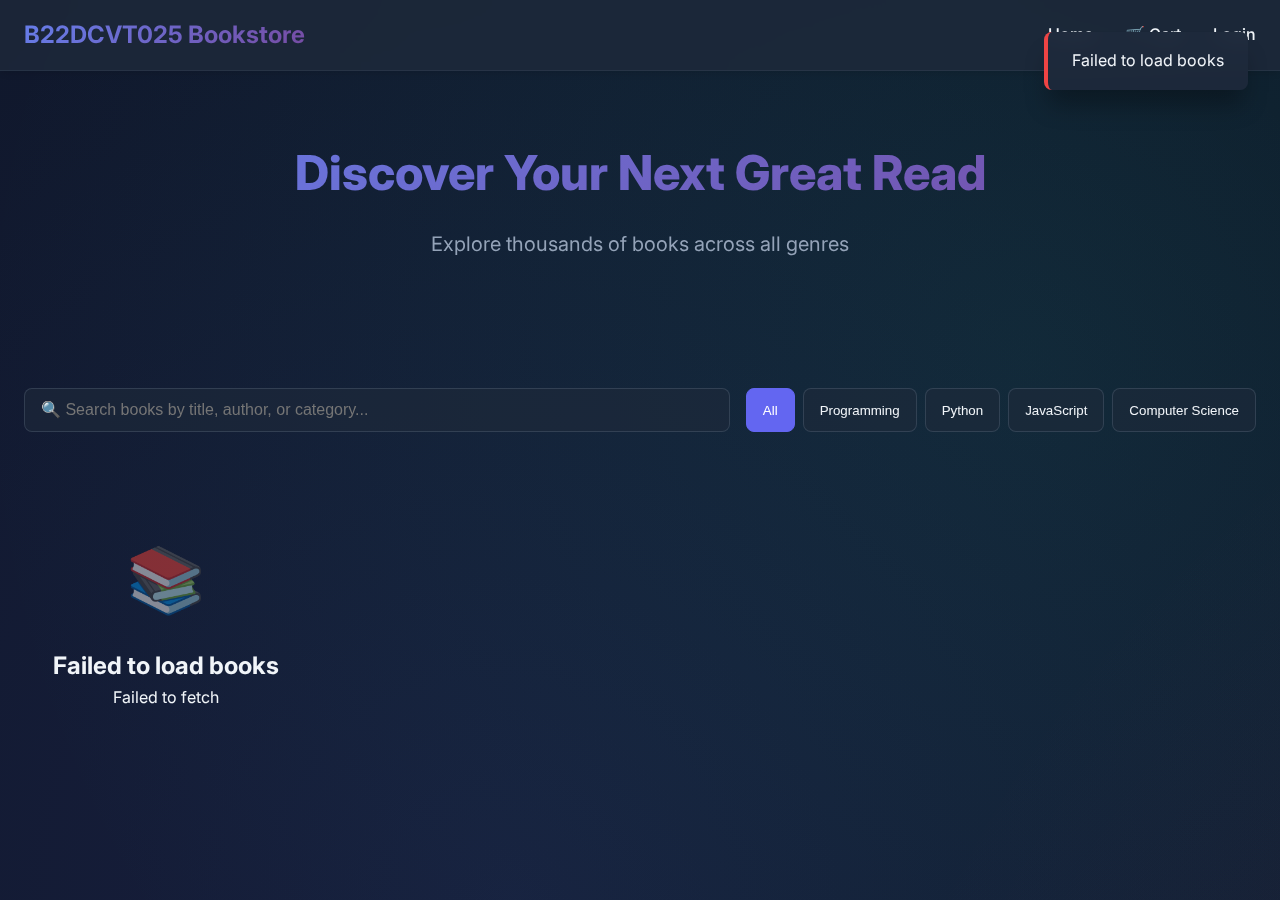
<file: micro/frontend/index.html>
<!DOCTYPE html>
<html lang="en">

<head>
    <meta charset="UTF-8">
    <meta name="viewport" content="width=device-width, initial-scale=1.0">
    <title>Bookstore - Browse Our Collection</title>
    <link rel="stylesheet" href="static/css/style.css">
    <link rel="preconnect" href="https://fonts.googleapis.com">
    <link rel="preconnect" href="https://fonts.gstatic.com" crossorigin>
    <link href="https://fonts.googleapis.com/css2?family=Inter:wght@400;500;600;700;800&display=swap" rel="stylesheet">
</head>

<body>
    <!-- Animated Background -->
    <div class="animated-bg"></div>

    <!-- Header -->
    <header>
        <div class="container">
            <nav>
                <div class="logo" onclick="window.location.href='index.html'">B22DCVT025 Bookstore</div>
                <ul class="nav-links">
                    <li><a href="index.html">Home</a></li>
                    <li class="cart-badge">
                        <a href="cart.html">🛒 Cart</a>
                        <span class="badge" style="display: none;">0</span>
                    </li>
                    <li><a href="login.html" id="authLink">Login</a></li>
                </ul>
            </nav>
        </div>
    </header>

    <!-- Hero Section -->
    <section class="hero">
        <div class="container">
            <h1>Discover Your Next Great Read</h1>
            <p>Explore thousands of books across all genres</p>
        </div>
    </section>

    <!-- Search and Filter -->
    <section class="container">
        <div class="search-filter">
            <div class="search-box">
                <input type="text" id="searchInput" placeholder="🔍 Search books by title, author, or category...">
            </div>
            <div class="filter-buttons">
                <button class="filter-btn active" onclick="filterByCategory('all')">All</button>
                <button class="filter-btn" onclick="filterByCategory('Programming')">Programming</button>
                <button class="filter-btn" onclick="filterByCategory('Python')">Python</button>
                <button class="filter-btn" onclick="filterByCategory('JavaScript')">JavaScript</button>
                <button class="filter-btn" onclick="filterByCategory('Computer Science')">Computer Science</button>
            </div>
        </div>
    </section>

    <!-- Books Grid -->
    <section class="container">
        <div class="books-grid" id="booksGrid">
            <!-- Books will be loaded here by JavaScript -->
        </div>
    </section>

    <!-- Scripts -->
    <script src="static/js/api.js"></script>
    <script src="static/js/auth.js"></script>
    <script src="static/js/books.js"></script>

    <script>
        // Update auth link based on login status
        document.addEventListener('DOMContentLoaded', () => {
            const authLink = document.getElementById('authLink');
            const customer = auth.getCustomer();

            if (customer) {
                authLink.textContent = `👤 ${customer.username}`;
                authLink.href = '#';
                authLink.onclick = (e) => {
                    e.preventDefault();
                    if (confirm('Logout?')) {
                        auth.logout();
                    }
                };
            }
        });
    </script>
</body>

</html>
</file>
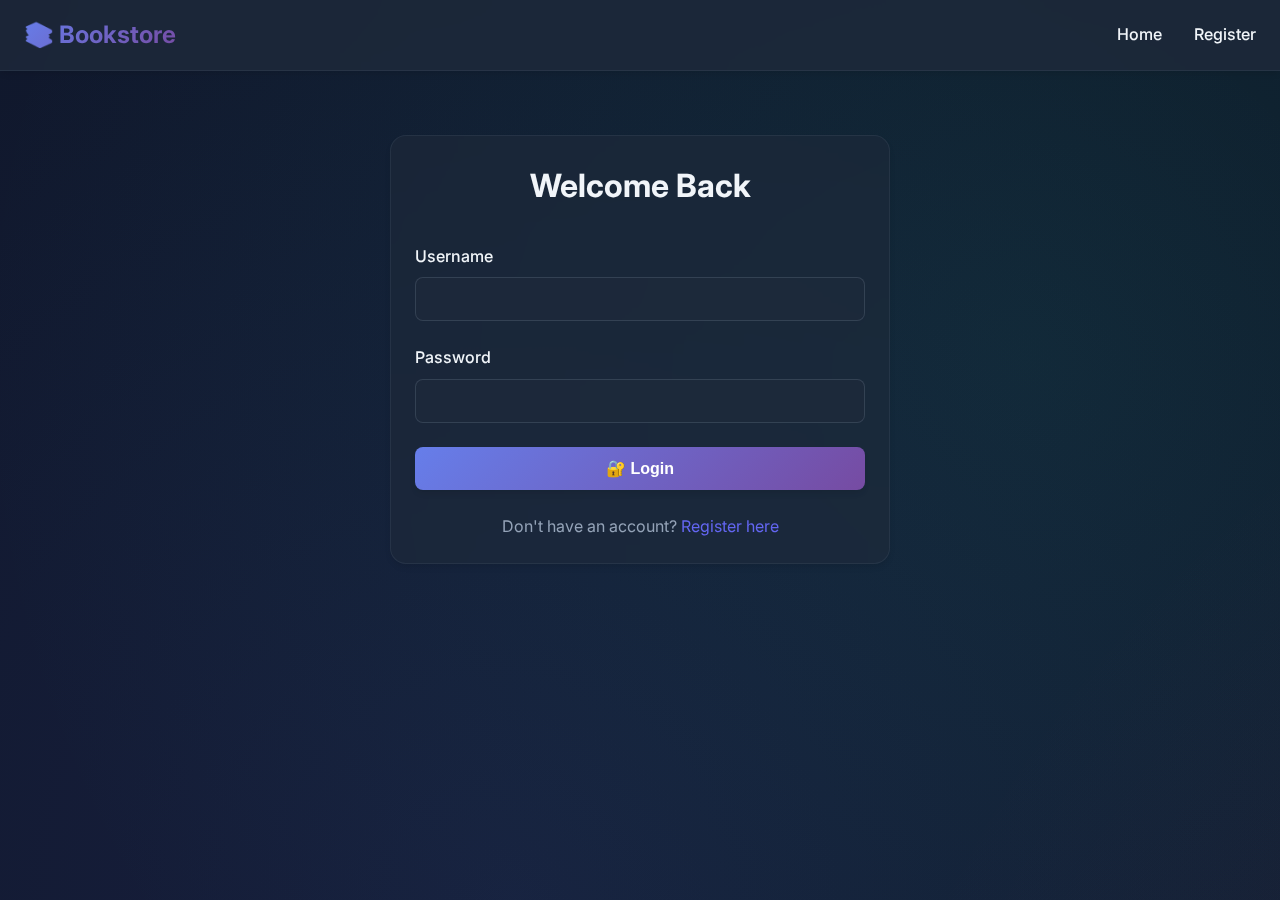
<file: micro/frontend/cart.html>
<!DOCTYPE html>
<html lang="en">

<head>
    <meta charset="UTF-8">
    <meta name="viewport" content="width=device-width, initial-scale=1.0">
    <title>Shopping Cart - Bookstore</title>
    <link rel="stylesheet" href="static/css/style.css">
    <link rel="preconnect" href="https://fonts.googleapis.com">
    <link rel="preconnect" href="https://fonts.gstatic.com" crossorigin>
    <link href="https://fonts.googleapis.com/css2?family=Inter:wght@400;500;600;700;800&display=swap" rel="stylesheet">
</head>

<body>
    <!-- Animated Background -->
    <div class="animated-bg"></div>

    <!-- Header -->
    <header>
        <div class="container">
            <nav>
                <div class="logo" onclick="window.location.href='index.html'">📚 Bookstore</div>
                <ul class="nav-links">
                    <li><a href="index.html">Home</a></li>
                    <li class="cart-badge">
                        <a href="cart.html">🛒 Cart</a>
                        <span class="badge" style="display: none;">0</span>
                    </li>
                    <li><a href="#" id="authLink">Account</a></li>
                </ul>
            </nav>
        </div>
    </header>

    <!-- Page Title -->
    <section class="hero" style="padding: 2rem 0;">
        <div class="container">
            <h1 style="font-size: 2.5rem;">🛒 Shopping Cart</h1>
        </div>
    </section>

    <!-- Cart Content -->
    <section class="container">
        <div style="display: grid; grid-template-columns: 1fr 400px; gap: 2rem; align-items: start;">
            <!-- Cart Items -->
            <div id="cartItems">
                <!-- Cart items will be loaded here -->
            </div>

            <!-- Cart Summary -->
            <div id="cartSummary">
                <!-- Cart summary will be loaded here -->
            </div>
        </div>
    </section>

    <!-- Scripts -->
    <script src="static/js/api.js"></script>
    <script src="static/js/auth.js"></script>
    <script src="static/js/cart.js"></script>

    <script>
        // Update auth link
        document.addEventListener('DOMContentLoaded', () => {
            const authLink = document.getElementById('authLink');
            const customer = auth.getCustomer();

            if (customer) {
                authLink.textContent = `👤 ${customer.username}`;
                authLink.href = '#';
                authLink.onclick = (e) => {
                    e.preventDefault();
                    if (confirm('Logout?')) {
                        auth.logout();
                    }
                };
            } else {
                authLink.textContent = 'Login';
                authLink.href = 'login.html';
            }
        });

        // Make responsive on mobile
        window.addEventListener('resize', () => {
            const cartContainer = document.querySelector('.container > div');
            if (window.innerWidth < 768) {
                cartContainer.style.gridTemplateColumns = '1fr';
            } else {
                cartContainer.style.gridTemplateColumns = '1fr 400px';
            }
        });
    </script>
</body>

</html>
</file>
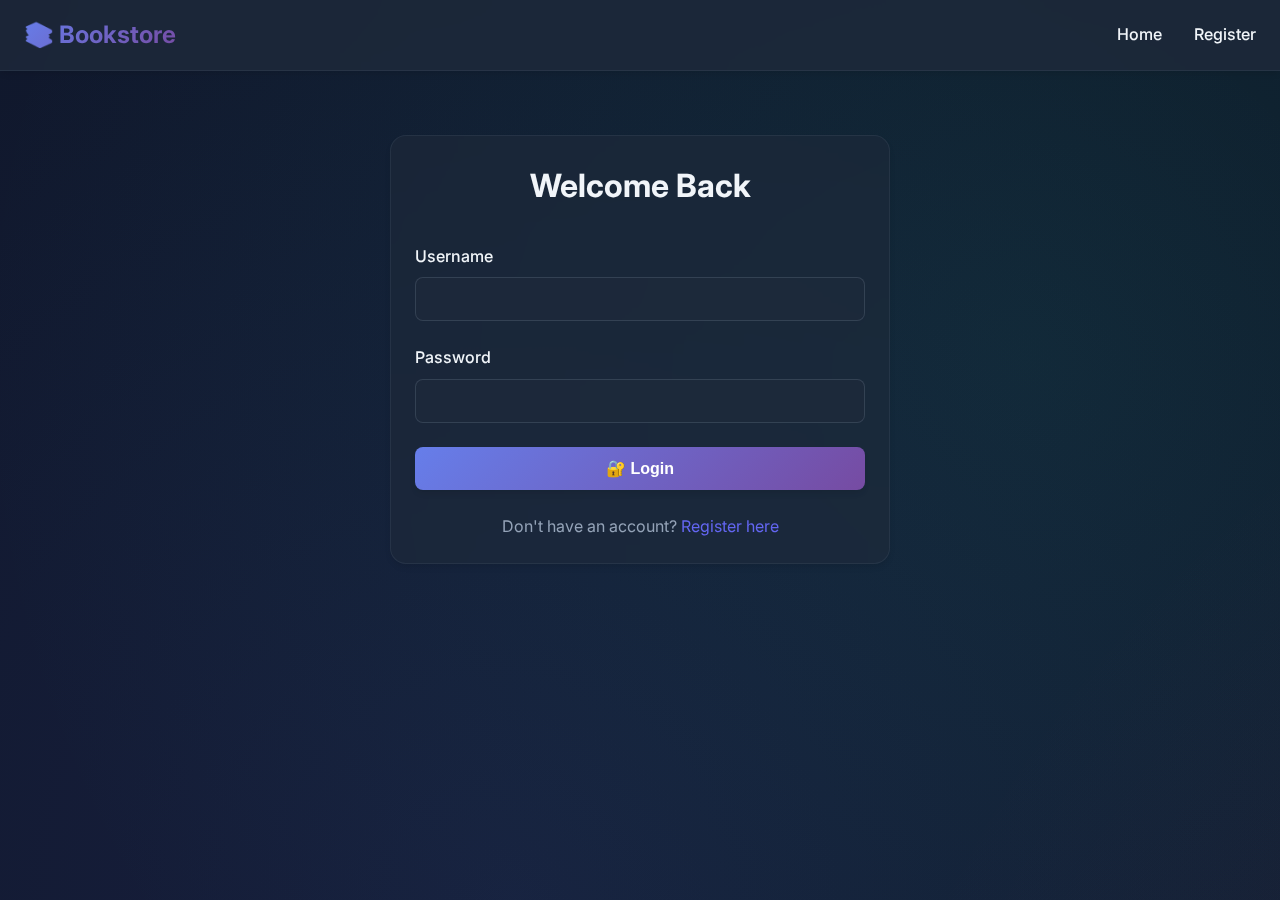
<file: micro/frontend/login.html>
<!DOCTYPE html>
<html lang="en">

<head>
    <meta charset="UTF-8">
    <meta name="viewport" content="width=device-width, initial-scale=1.0">
    <title>Login - Bookstore</title>
    <link rel="stylesheet" href="static/css/style.css">
    <link rel="preconnect" href="https://fonts.googleapis.com">
    <link rel="preconnect" href="https://fonts.gstatic.com" crossorigin>
    <link href="https://fonts.googleapis.com/css2?family=Inter:wght@400;500;600;700;800&display=swap" rel="stylesheet">
</head>

<body>
    <!-- Animated Background -->
    <div class="animated-bg"></div>

    <!-- Header -->
    <header>
        <div class="container">
            <nav>
                <div class="logo" onclick="window.location.href='index.html'">📚 Bookstore</div>
                <ul class="nav-links">
                    <li><a href="index.html">Home</a></li>
                    <li><a href="register.html">Register</a></li>
                </ul>
            </nav>
        </div>
    </header>

    <!-- Login Form -->
    <div class="container">
        <div class="form-container">
            <div class="glass-card">
                <h1 style="text-align: center; margin-bottom: 2rem;">Welcome Back</h1>

                <form id="loginForm">
                    <div class="form-group">
                        <label for="username">Username</label>
                        <input type="text" id="username" name="username" required>
                    </div>

                    <div class="form-group">
                        <label for="password">Password</label>
                        <input type="password" id="password" name="password" required>
                    </div>

                    <button type="submit" class="btn btn-primary" style="width: 100%;">
                        🔐 Login
                    </button>
                </form>

                <p style="text-align: center; margin-top: 1.5rem; color: var(--text-muted);">
                    Don't have an account?
                    <a href="register.html" style="color: var(--primary); text-decoration: none;">Register here</a>
                </p>
            </div>
        </div>
    </div>

    <!-- Scripts -->
    <script src="static/js/api.js"></script>
    <script src="static/js/auth.js"></script>

    <script>
        // Check if already logged in
        if (auth.isAuthenticated()) {
            window.location.href = 'index.html';
        }

        // Handle login form submission
        document.getElementById('loginForm').addEventListener('submit', async (e) => {
            e.preventDefault();

            const submitBtn = e.target.querySelector('button[type="submit"]');
            const originalText = submitBtn.textContent;
            submitBtn.textContent = 'Logging in...';
            submitBtn.disabled = true;

            const formData = {
                username: document.getElementById('username').value,
                password: document.getElementById('password').value
            };

            try {
                const response = await api.login(formData);

                // Save authentication data
                auth.saveAuth(response);

                UI.showToast('Login successful! Redirecting...', 'success');

                // Redirect to home page
                setTimeout(() => {
                    window.location.href = 'index.html';
                }, 1000);
            } catch (error) {
                UI.showToast(error.message || 'Login failed. Please check your credentials.', 'error');
                submitBtn.textContent = originalText;
                submitBtn.disabled = false;
            }
        });
    </script>
</body>

</html>
</file>
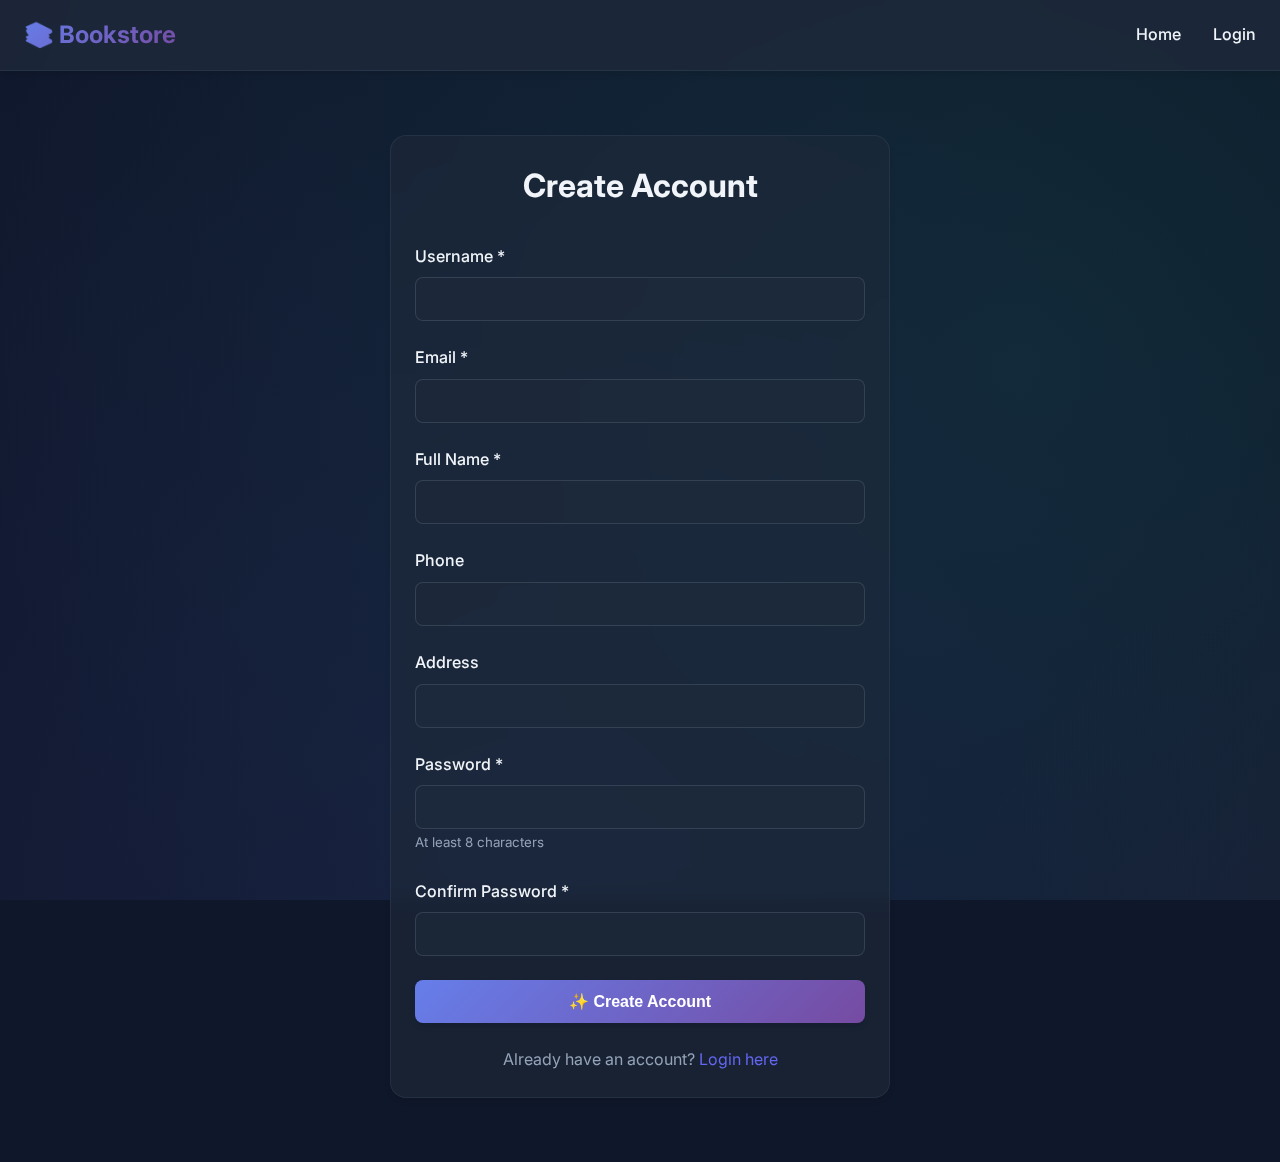
<file: micro/frontend/register.html>
<!DOCTYPE html>
<html lang="en">

<head>
    <meta charset="UTF-8">
    <meta name="viewport" content="width=device-width, initial-scale=1.0">
    <title>Register - Bookstore</title>
    <link rel="stylesheet" href="static/css/style.css">
    <link rel="preconnect" href="https://fonts.googleapis.com">
    <link rel="preconnect" href="https://fonts.gstatic.com" crossorigin>
    <link href="https://fonts.googleapis.com/css2?family=Inter:wght@400;500;600;700;800&display=swap" rel="stylesheet">
</head>

<body>
    <!-- Animated Background -->
    <div class="animated-bg"></div>

    <!-- Header -->
    <header>
        <div class="container">
            <nav>
                <div class="logo" onclick="window.location.href='index.html'">📚 Bookstore</div>
                <ul class="nav-links">
                    <li><a href="index.html">Home</a></li>
                    <li><a href="login.html">Login</a></li>
                </ul>
            </nav>
        </div>
    </header>

    <!-- Registration Form -->
    <div class="container">
        <div class="form-container">
            <div class="glass-card">
                <h1 style="text-align: center; margin-bottom: 2rem;">Create Account</h1>

                <form id="registerForm">
                    <div class="form-group">
                        <label for="username">Username *</label>
                        <input type="text" id="username" name="username" required minlength="3">
                    </div>

                    <div class="form-group">
                        <label for="email">Email *</label>
                        <input type="email" id="email" name="email" required>
                    </div>

                    <div class="form-group">
                        <label for="full_name">Full Name *</label>
                        <input type="text" id="full_name" name="full_name" required>
                    </div>

                    <div class="form-group">
                        <label for="phone">Phone</label>
                        <input type="tel" id="phone" name="phone">
                    </div>

                    <div class="form-group">
                        <label for="address">Address</label>
                        <input type="text" id="address" name="address">
                    </div>

                    <div class="form-group">
                        <label for="password">Password *</label>
                        <input type="password" id="password" name="password" required minlength="8">
                        <small style="color: var(--text-muted);">At least 8 characters</small>
                    </div>

                    <div class="form-group">
                        <label for="password_confirm">Confirm Password *</label>
                        <input type="password" id="password_confirm" name="password_confirm" required>
                        <span class="form-error" id="passwordError"></span>
                    </div>

                    <button type="submit" class="btn btn-primary" style="width: 100%;">
                        ✨ Create Account
                    </button>
                </form>

                <p style="text-align: center; margin-top: 1.5rem; color: var(--text-muted);">
                    Already have an account?
                    <a href="login.html" style="color: var(--primary); text-decoration: none;">Login here</a>
                </p>
            </div>
        </div>
    </div>

    <!-- Scripts -->
    <script src="static/js/api.js"></script>
    <script src="static/js/auth.js"></script>

    <script>
        // Check if already logged in
        if (auth.isAuthenticated()) {
            window.location.href = 'index.html';
        }

        // Password confirmation validation
        const passwordInput = document.getElementById('password');
        const confirmInput = document.getElementById('password_confirm');
        const errorSpan = document.getElementById('passwordError');

        confirmInput.addEventListener('input', () => {
            if (confirmInput.value && passwordInput.value !== confirmInput.value) {
                errorSpan.textContent = 'Passwords do not match';
            } else {
                errorSpan.textContent = '';
            }
        });

        // Handle registration form submission
        document.getElementById('registerForm').addEventListener('submit', async (e) => {
            e.preventDefault();

            // Validate password match
            if (passwordInput.value !== confirmInput.value) {
                UI.showToast('Passwords do not match', 'error');
                return;
            }

            const submitBtn = e.target.querySelector('button[type="submit"]');
            const originalText = submitBtn.textContent;
            submitBtn.textContent = 'Creating account...';
            submitBtn.disabled = true;

            const formData = {
                username: document.getElementById('username').value,
                email: document.getElementById('email').value,
                full_name: document.getElementById('full_name').value,
                phone: document.getElementById('phone').value || '',
                address: document.getElementById('address').value || '',
                password: passwordInput.value,
                password_confirm: confirmInput.value
            };

            try {
                const response = await api.register(formData);

                UI.showToast('Account created successfully! Redirecting to login...', 'success');

                // Redirect to login page
                setTimeout(() => {
                    window.location.href = 'login.html';
                }, 1500);
            } catch (error) {
                let errorMessage = 'Registration failed. Please try again.';

                // Parse error response
                if (error.message) {
                    errorMessage = error.message;
                }

                UI.showToast(errorMessage, 'error');
                submitBtn.textContent = originalText;
                submitBtn.disabled = false;
            }
        });
    </script>
</body>

</html>
</file>
<file: micro/frontend/static/css/style.css>
* {
    margin: 0;
    padding: 0;
    box-sizing: border-box;
}

:root {
    /* Colors */
    --primary: #6366f1;
    --primary-dark: #4f46e5;
    --secondary: #ec4899;
    --accent: #10b981;
    --danger: #ef4444;
    --warning: #f59e0b;
    
    /* Dark theme */
    --dark: #0f172a;
    --dark-light: #1e293b;
    --dark-lighter: #334155;
    --text: #f1f5f9;
    --text-muted: #94a3b8;
    
    /* Gradients */
    --gradient-primary: linear-gradient(135deg, #667eea 0%, #764ba2 100%);
    --gradient-secondary: linear-gradient(135deg, #f093fb 0%, #f5576c 100%);
    --gradient-accent: linear-gradient(135deg, #4facfe 0%, #00f2fe 100%);
    --gradient-dark: linear-gradient(135deg, #1e293b 0%, #0f172a 100%);
    
    /* Shadows */
    --shadow-sm: 0 1px 2px rgba(0, 0, 0, 0.05);
    --shadow: 0 4px 6px -1px rgba(0, 0, 0, 0.1);
    --shadow-md: 0 10px 15px -3px rgba(0, 0, 0, 0.2);
    --shadow-lg: 0 20px 25px -5px rgba(0, 0, 0, 0.3);
    --shadow-xl: 0 25px 50px -12px rgba(0, 0, 0, 0.5);
    
    /* Transitions */
    --transition: all 0.3s cubic-bezier(0.4, 0, 0.2, 1);
}

body {
    font-family: 'Inter', -apple-system, BlinkMacSystemFont, 'Segoe UI', Roboto, sans-serif;
    background: var(--dark);
    color: var(--text);
    line-height: 1.6;
    overflow-x: hidden;
}

/* Animated Background */
.animated-bg {
    position: fixed;
    top: 0;
    left: 0;
    width: 100%;
    height: 100%;
    z-index: -1;
    background: var(--dark);
    overflow: hidden;
}

.animated-bg::before {
    content: '';
    position: absolute;
    width: 200%;
    height: 200%;
    background: radial-gradient(circle at 20% 50%, rgba(99, 102, 241, 0.1) 0%, transparent 50%),
                radial-gradient(circle at 80% 80%, rgba(236, 72, 153, 0.1) 0%, transparent 50%),
                radial-gradient(circle at 40% 20%, rgba(16, 185, 129, 0.1) 0%, transparent 50%);
    animation: float 20s ease-in-out infinite;
}

@keyframes float {
    0%, 100% { transform: translate(0, 0) rotate(0deg); }
    33% { transform: translate(30px, -50px) rotate(120deg); }
    66% { transform: translate(-20px, 20px) rotate(240deg); }
}

/* Container */
.container {
    max-width: 1280px;
    margin: 0 auto;
    padding: 0 1.5rem;
}

/* Header */
header {
    background: rgba(30, 41, 59, 0.8);
    backdrop-filter: blur(10px);
    border-bottom: 1px solid rgba(148, 163, 184, 0.1);
    position: sticky;
    top: 0;
    z-index: 100;
    box-shadow: var(--shadow);
}

nav {
    display: flex;
    justify-content: space-between;
    align-items: center;
    padding: 1rem 0;
}

.logo {
    font-size: 1.5rem;
    font-weight: 700;
    background: var(--gradient-primary);
    -webkit-background-clip: text;
    -webkit-text-fill-color: transparent;
    background-clip: text;
    cursor: pointer;
    transition: var(--transition);
}

.logo:hover {
    transform: scale(1.05);
}

.nav-links {
    display: flex;
    gap: 2rem;
    align-items: center;
    list-style: none;
}

.nav-links a {
    color: var(--text);
    text-decoration: none;
    font-weight: 500;
    transition: var(--transition);
    position: relative;
}

.nav-links a::after {
    content: '';
    position: absolute;
    bottom: -4px;
    left: 0;
    width: 0;
    height: 2px;
    background: var(--gradient-primary);
    transition: var(--transition);
}

.nav-links a:hover::after {
    width: 100%;
}

.nav-links a:hover {
    color: var(--primary);
}

.cart-badge {
    position: relative;
}

.cart-badge .badge {
    position: absolute;
    top: -8px;
    right: -8px;
    background: var(--secondary);
    color: white;
    border-radius: 50%;
    width: 20px;
    height: 20px;
    display: flex;
    align-items: center;
    justify-content: center;
    font-size: 0.75rem;
    font-weight: 600;
}

/* Buttons */
.btn {
    padding: 0.75rem 1.5rem;
    border: none;
    border-radius: 0.5rem;
    font-weight: 600;
    cursor: pointer;
    transition: var(--transition);
    text-decoration: none;
    display: inline-block;
    font-size: 1rem;
}

.btn-primary {
    background: var(--gradient-primary);
    color: white;
    box-shadow: var(--shadow);
}

.btn-primary:hover {
    transform: translateY(-2px);
    box-shadow: var(--shadow-md);
}

.btn-secondary {
    background: var(--gradient-secondary);
    color: white;
}

.btn-accent {
    background: var(--accent);
    color: white;
}

.btn-outline {
    background: transparent;
    border: 2px solid var(--primary);
    color: var(--primary);
}

.btn-outline:hover {
    background: var(--primary);
    color: white;
}

.btn-danger {
    background: var(--danger);
    color: white;
}

/* Glassmorphism Card */
.glass-card {
    background: rgba(30, 41, 59, 0.6);
    backdrop-filter: blur(10px);
    border-radius: 1rem;
    border: 1px solid rgba(148, 163, 184, 0.1);
    padding: 1.5rem;
    transition: var(--transition);
    box-shadow: var(--shadow);
}

.glass-card:hover {
    transform: translateY(-4px);
    box-shadow: var(--shadow-lg);
    border-color: rgba(99, 102, 241, 0.3);
}

/* Hero Section */
.hero {
    padding: 4rem 0;
    text-align: center;
}

.hero h1 {
    font-size: 3rem;
    font-weight: 800;
    margin-bottom: 1rem;
    background: var(--gradient-primary);
    -webkit-background-clip: text;
    -webkit-text-fill-color: transparent;
    background-clip: text;
}

.hero p {
    font-size: 1.25rem;
    color: var(--text-muted);
    margin-bottom: 2rem;
}

/* Search & Filter */
.search-filter {
    display: flex;
    gap: 1rem;
    margin: 2rem 0;
    flex-wrap: wrap;
}

.search-box {
    flex: 1;
    min-width: 300px;
}

.search-box input {
    width: 100%;
    padding: 0.75rem 1rem;
    background: rgba(30, 41, 59, 0.6);
    border: 1px solid rgba(148, 163, 184, 0.2);
    border-radius: 0.5rem;
    color: var(--text);
    font-size: 1rem;
    transition: var(--transition);
}

.search-box input:focus {
    outline: none;
    border-color: var(--primary);
    box-shadow: 0 0 0 3px rgba(99, 102, 241, 0.2);
}

.filter-buttons {
    display: flex;
    gap: 0.5rem;
    flex-wrap: wrap;
}

.filter-btn {
    padding: 0.5rem 1rem;
    background: rgba(30, 41, 59, 0.6);
    border: 1px solid rgba(148, 163, 184, 0.2);
    border-radius: 0.5rem;
    color: var(--text);
    cursor: pointer;
    transition: var(--transition);
}

.filter-btn:hover,
.filter-btn.active {
    background: var(--primary);
    border-color: var(--primary);
    color: white;
}

/* Book Grid */
.books-grid {
    display: grid;
    grid-template-columns: repeat(auto-fill, minmax(280px, 1fr));
    gap: 2rem;
    margin: 2rem 0;
}

.book-card {
    position: relative;
    overflow: hidden;
}

.book-image {
    width: 100%;
    height: 350px;
    background: var(--gradient-dark);
    border-radius: 0.75rem;
    overflow: hidden;
    margin-bottom: 1rem;
    position: relative;
}

.book-image img {
    width: 100%;
    height: 100%;
    object-fit: cover;
    transition: var(--transition);
}

.book-card:hover .book-image img {
    transform: scale(1.1);
}

.stock-badge {
    position: absolute;
    top: 1rem;
    right: 1rem;
    padding: 0.25rem 0.75rem;
    border-radius: 1rem;
    font-size: 0.75rem;
    font-weight: 600;
    backdrop-filter: blur(10px);
}

.stock-badge.in-stock {
    background: rgba(16, 185, 129, 0.8);
    color: white;
}

.stock-badge.out-of-stock {
    background: rgba(239, 68, 68, 0.8);
    color: white;
}

.book-info h3 {
    font-size: 1.125rem;
    margin-bottom: 0.5rem;
    color: var(--text);
}

.book-author {
    color: var(--text-muted);
    font-size: 0.875rem;
    margin-bottom: 0.5rem;
}

.book-category {
    display: inline-block;
    padding: 0.25rem 0.75rem;
    background: rgba(99, 102, 241, 0.2);
    color: var(--primary);
    border-radius: 0.25rem;
    font-size: 0.75rem;
    font-weight: 600;
    margin-bottom: 0.75rem;
}

.book-price {
    font-size: 1.5rem;
    font-weight: 700;
    color: var(--accent);
    margin-bottom: 1rem;
}

/* Form Styles */
.form-container {
    max-width: 500px;
    margin: 4rem auto;
}

.form-group {
    margin-bottom: 1.5rem;
}

.form-group label {
    display: block;
    margin-bottom: 0.5rem;
    font-weight: 500;
    color: var(--text);
}

.form-group input {
    width: 100%;
    padding: 0.75rem 1rem;
    background: rgba(30, 41, 59, 0.6);
    border: 1px solid rgba(148, 163, 184, 0.2);
    border-radius: 0.5rem;
    color: var(--text);
    font-size: 1rem;
    transition: var(--transition);
}

.form-group input:focus {
    outline: none;
    border-color: var(--primary);
    box-shadow: 0 0 0 3px rgba(99, 102, 241, 0.2);
}

.form-error {
    color: var(--danger);
    font-size: 0.875rem;
    margin-top: 0.25rem;
}

/* Toast Notifications */
.toast {
    position: fixed;
    top: 2rem;
    right: 2rem;
    padding: 1rem 1.5rem;
    background: rgba(30, 41, 59, 0.95);
    backdrop-filter: blur(10px);
    border-radius: 0.5rem;
    box-shadow: var(--shadow-lg);
    border-left: 4px solid var(--primary);
    z-index: 1000;
    animation: slideIn 0.3s ease-out;
}

@keyframes slideIn {
    from {
        transform: translateX(400px);
        opacity: 0;
    }
    to {
        transform: translateX(0);
        opacity: 1;
    }
}

.toast.success {
    border-left-color: var(--accent);
}

.toast.error {
    border-left-color: var(--danger);
}

/* Loading Spinner */
.loading {
    display: inline-block;
    width: 40px;
    height: 40px;
    border: 4px solid rgba(99, 102, 241, 0.2);
    border-top-color: var(--primary);
    border-radius: 50%;
    animation: spin 1s linear infinite;
}

@keyframes spin {
    to { transform: rotate(360deg); }
}

.loading-container {
    display: flex;
    justify-content: center;
    align-items: center;
    min-height: 400px;
}

/* Cart Page */
.cart-items {
    margin: 2rem 0;
}

.cart-item {
    display: flex;
    gap: 1.5rem;
    margin-bottom: 1.5rem;
    align-items: center;
}

.cart-item-image {
    width: 100px;
    height: 150px;
    background: var(--gradient-dark);
    border-radius: 0.5rem;
    overflow: hidden;
}

.cart-item-image img {
    width: 100%;
    height: 100%;
    object-fit: cover;
}

.cart-item-info {
    flex: 1;
}

.cart-item-title {
    font-size: 1.125rem;
    font-weight: 600;
    margin-bottom: 0.25rem;
}

.cart-item-author {
    color: var(--text-muted);
    font-size: 0.875rem;
}

.cart-item-price {
    color: var(--accent);
    font-weight: 600;
    margin-top: 0.5rem;
}

.quantity-controls {
    display: flex;
    align-items: center;
    gap: 0.5rem;
}

.quantity-btn {
    width: 32px;
    height: 32px;
    border: none;
    background: var(--primary);
    color: white;
    border-radius: 0.25rem;
    cursor: pointer;
    font-weight: 600;
    transition: var(--transition);
}

.quantity-btn:hover {
    background: var(--primary-dark);
}

.quantity-display {
    padding: 0.5rem 1rem;
    background: rgba(30, 41, 59, 0.6);
    border-radius: 0.25rem;
    min-width: 60px;
    text-align: center;
}

.cart-summary {
    background: rgba(30, 41, 59, 0.6);
    backdrop-filter: blur(10px);
    border-radius: 1rem;
    border: 1px solid rgba(148, 163, 184, 0.1);
    padding: 2rem;
    position: sticky;
    top: 100px;
}

.cart-total {
    font-size: 2rem;
    font-weight: 700;
    color: var(--accent);
    margin: 1rem 0;
}

.empty-state {
    text-align: center;
    padding: 4rem 0;
}

.empty-state-icon {
    font-size: 4rem;
    margin-bottom: 1rem;
    opacity: 0.5;
}

/* Responsive */
@media (max-width: 768px) {
    .hero h1 {
        font-size: 2rem;
    }
    
    .books-grid {
        grid-template-columns: repeat(auto-fill, minmax(200px, 1fr));
        gap: 1rem;
    }
    
    .nav-links {
        gap: 1rem;
    }
    
    .cart-item {
        flex-direction: column;
        text-align: center;
    }
    
    .search-filter {
        flex-direction: column;
    }
}

/* Utilities */
.text-center {
    text-align: center;
}

.mt-4 {
    margin-top: 2rem;
}

.mb-4 {
    margin-bottom: 2rem;
}

.hidden {
    display: none;
}
</file>
